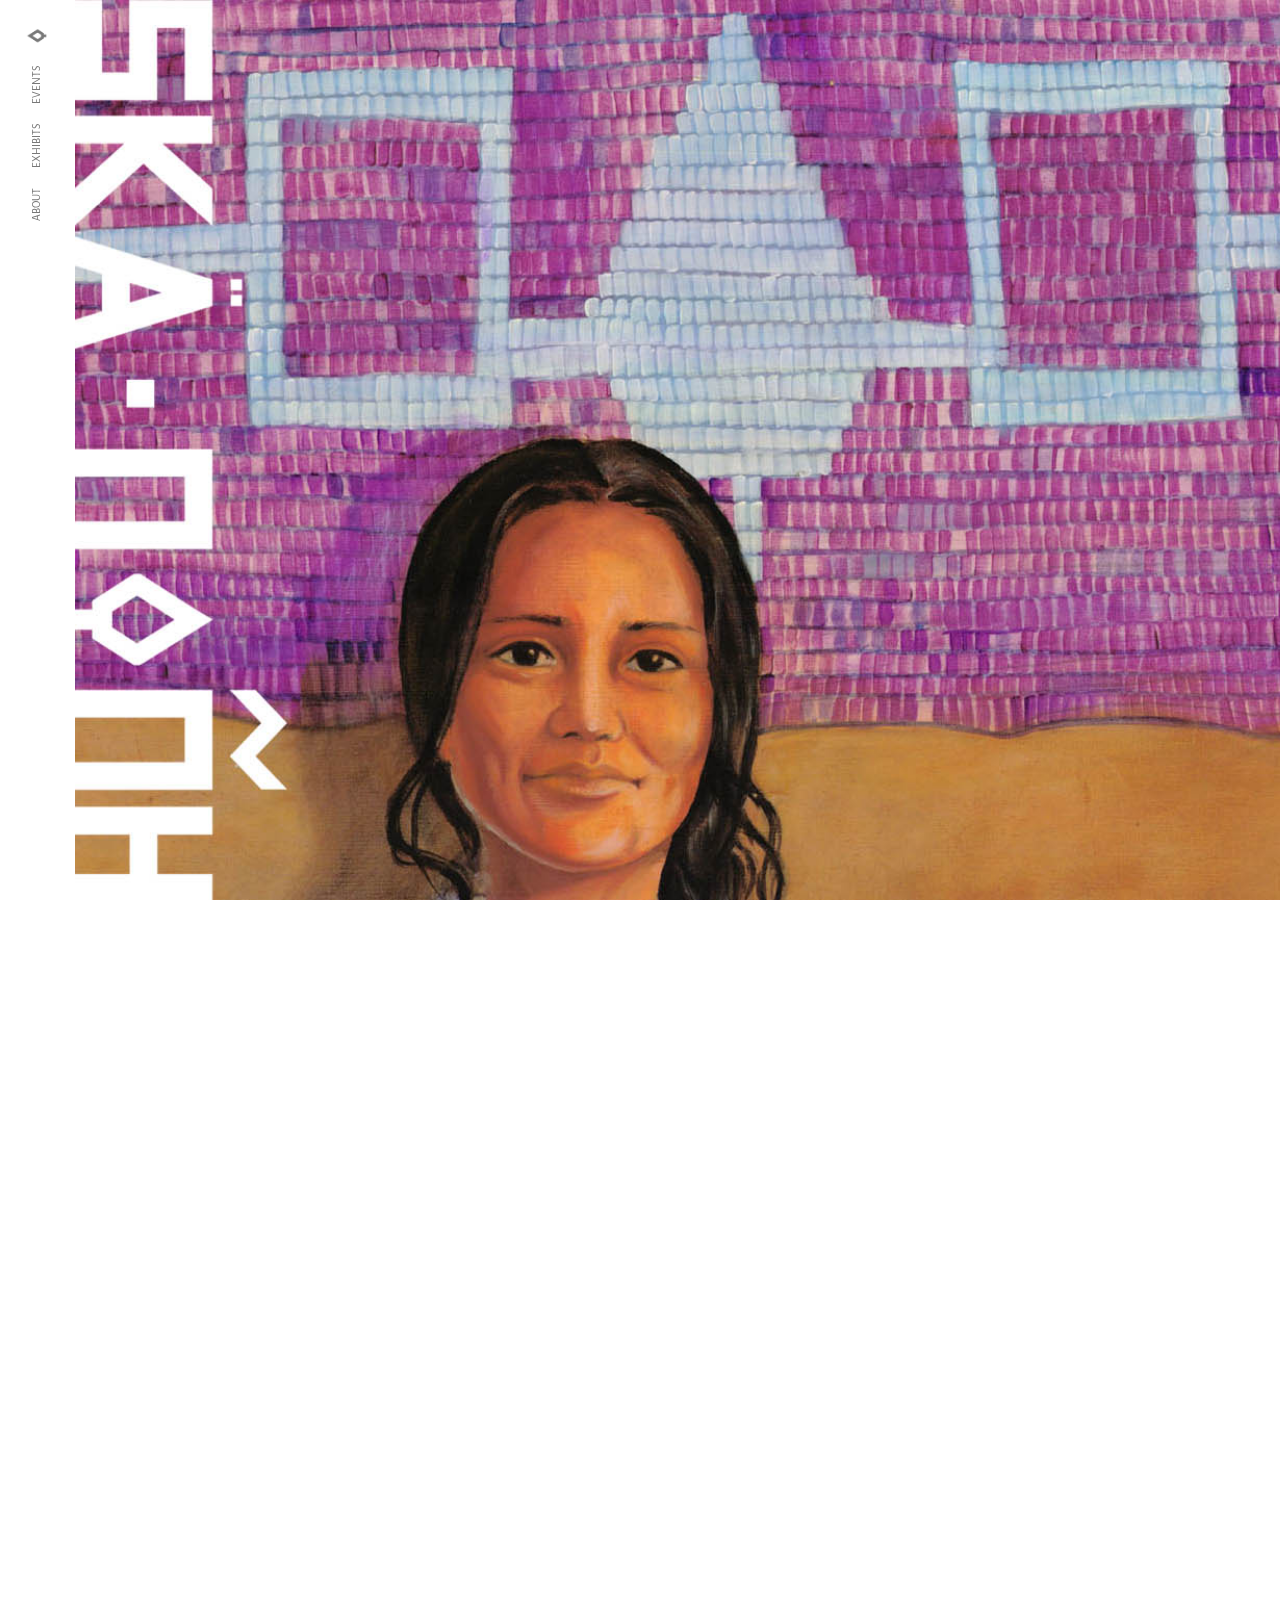
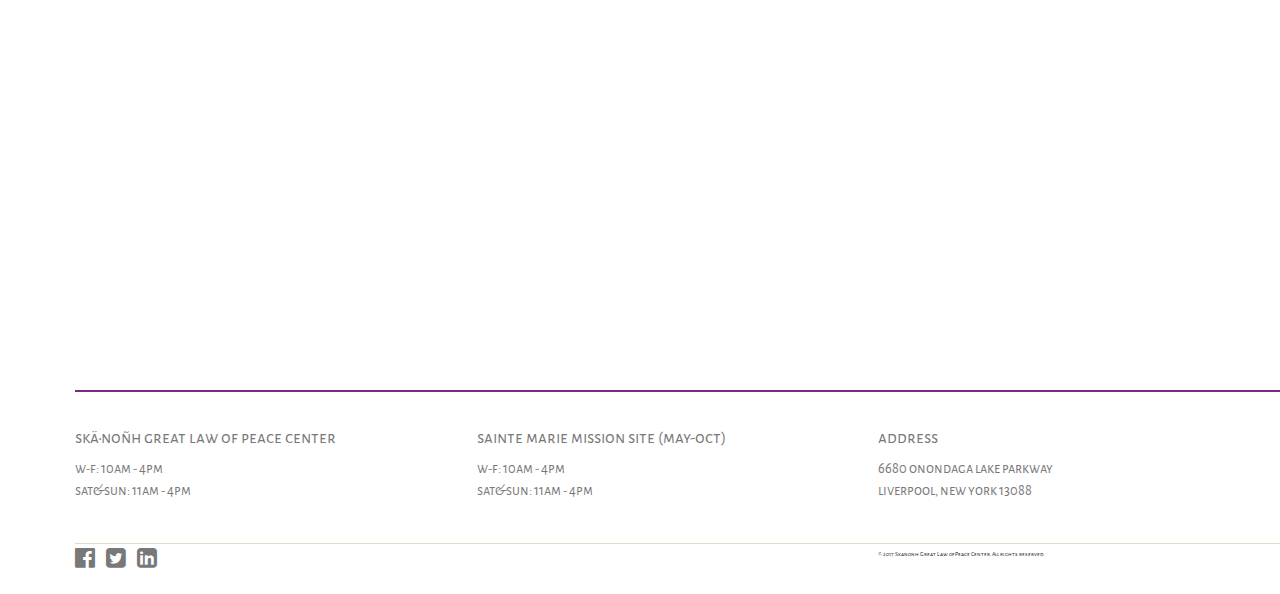
<file: index.html>
<!DOCTYPE html>
<html>
  <head>
  	<meta charset='utf-8'>
    <meta http-equiv="X-UA-Compatible" content="IE=edge,chrome=1">
    <title>Native American Cultural Museum | Skanonh Great Law of Peace Center</title>
    <meta name="description" content="">
    <meta name="viewport" content="width=device-width, initial-scale=1">

    <link href="https://fonts.googleapis.com/css?family=Alegreya+Sans+SC:400,400i,800|Alegreya+Sans:400,400i" rel="stylesheet">

    <link rel="stylesheet" href="css/normalize.css">
    <link rel="stylesheet" href="css/main.css">
    <link rel="stylesheet" href="css/lazyYT.css">
    <link rel="stylesheet" href="js/lazyYT.js">
    
  </head>

  <body>
		<div class="wrapper">
      <header>
        <h1 class="visuallyhidden">Skä•noñh Great Law of Peace Center</h1>
          <nav>
          <h1 class="visuallyhidden">Main Navigation</h1>
            <ul>
              <li><a href='index.html'><img src="img/skanonh-center-logo.png" alt="Skanonh Center Logo"></a></li>
              <li><a href='events.html'>Events</a></li>
              <li><a href='exhibits.html'>Exhibits</a></li>
              <li><a href='about.html'>About</a></li>
            </ul>
          </nav>
      </header>
      
      <main class="main">
        <div class="hero">
        </div>
          
        <section class="plan-your-visit fade">
          <h1 class="visuallyhidden">Plan Your Visit</h1>

          <div>
            <h2>Skä•noñh Great Law of Peace Center</h2>
              <p>W-F: 10AM - 4PM</p>
              <p>SAT&SUN: 11am - 4PM</p>
          </div>

          <div>
            <h2>Sainte Marie Mission Site (May-Oct)</h2>
              <p>W-F: 10AM - 4PM</p>
              <p>SAT&SUN: 11am - 4PM</p>
          </div>

          <div>
              <h2><a href="#">Plan your <span>Visit<i class="fa fa-arrow-circle-o-right" aria-hidden="true"></i></span></a></h2>
          </div>

        </section>
        
        <section class="featured-gallery fade">
          <h1 class="visuallyhidden">Featured Events and Exhibits</h1>
          
          <article class="featured featured-one">
            <a href="/about"><div class="image"></div>
            <div class="text">
              <h1>Clothing and Culture</h1>
              <h2>Exhibit:</h2>
            </div></a>
          </article>

          <article class="featured featured-two">
            <a href="/about"><div class="image"></div>
            <div class="text">
              <h1>Native Art & Life</h1>
              <h2>Exhibit:</h2>
            </div></a>
          </article>

          <article class="featured featured-three">
            <a href="/about"><div class="image"></div>
            <div class="text">
              <h1>Native Lodging Tour</h1>
              <h2>Event:</h2>
            </div></a>
          </article>

        </section>
        
        <section class="what-is-skanonh fade">
          <div>
            <h1>What is Ska•nonh?</h1>
          </div>

            <div class="js-lazyYT" class="skanonh-video" data-youtube-id="6wsS_A7LoVk" data-width="500" data-height="450"></div>

        </section>

      
        <footer>
          <h1 class="visuallyhidden">Footer</h1>

          <div class="hours">
            <h2>Skä•noñh Great Law of Peace Center</h2>
              <p>W-F: 10AM - 4PM</p>
              <p>SAT&SUN: 11am - 4PM</p>
          </div>

          <div class="hours">
          <h2>Sainte Marie Mission Site (May-Oct)</h2>
            <p>W-F: 10AM - 4PM</p>
            <p>SAT&SUN: 11am - 4PM</p>
          </div>

          <div class="hours">
          <h2>Address</h2>
            <p>6680 Onondaga Lake Parkway</p>
            <p>Liverpool, New York 13088</p>
          </div>


          <div class="social">
            <a href="http://facebook.com"><i class="fa fa-facebook-official" aria-hidden="true"></i></a>
            <a href="http://twitter.com"><i class="fa fa-twitter-square" aria-hidden="true"></i></a>
            <a href="http://linkedin.com"><i class="fa fa-linkedin-square" aria-hidden="true"></i></a>
          
          </div>


          <div class="copyright">
          <p>© 2017 Skanonh Great Law of Peace Center. All rights reserved.</p>
          </div>

        </footer>
        </main>
      </div>
    </div>

        <script src="https://ajax.googleapis.com/ajax/libs/jquery/1.10.2/jquery.min.js"></script>
        <script src="js/lazyYT.js"></script>
        <script>
        $( document ).ready(function() {
            $('.js-lazyYT').lazyYT();
        });


    $(window).scroll( function(){
    
       
        $('.fade').each( function(i){
            
            var bottom_of_object = $(this).position().top + $(this).outerHeight();
            var bottom_of_window = $(window).scrollTop() + $(window).height();
            
            /* Adjust the "200" to either have a delay or that the content starts fading a bit before you reach it  */
            bottom_of_window = bottom_of_window + 400;  
          
            if( bottom_of_window > bottom_of_object ){
                
                $(this).animate({'opacity':'1'},2000);
                    
            }
        }); 
    
    });

        </script>

  </body>
</html>
</file>
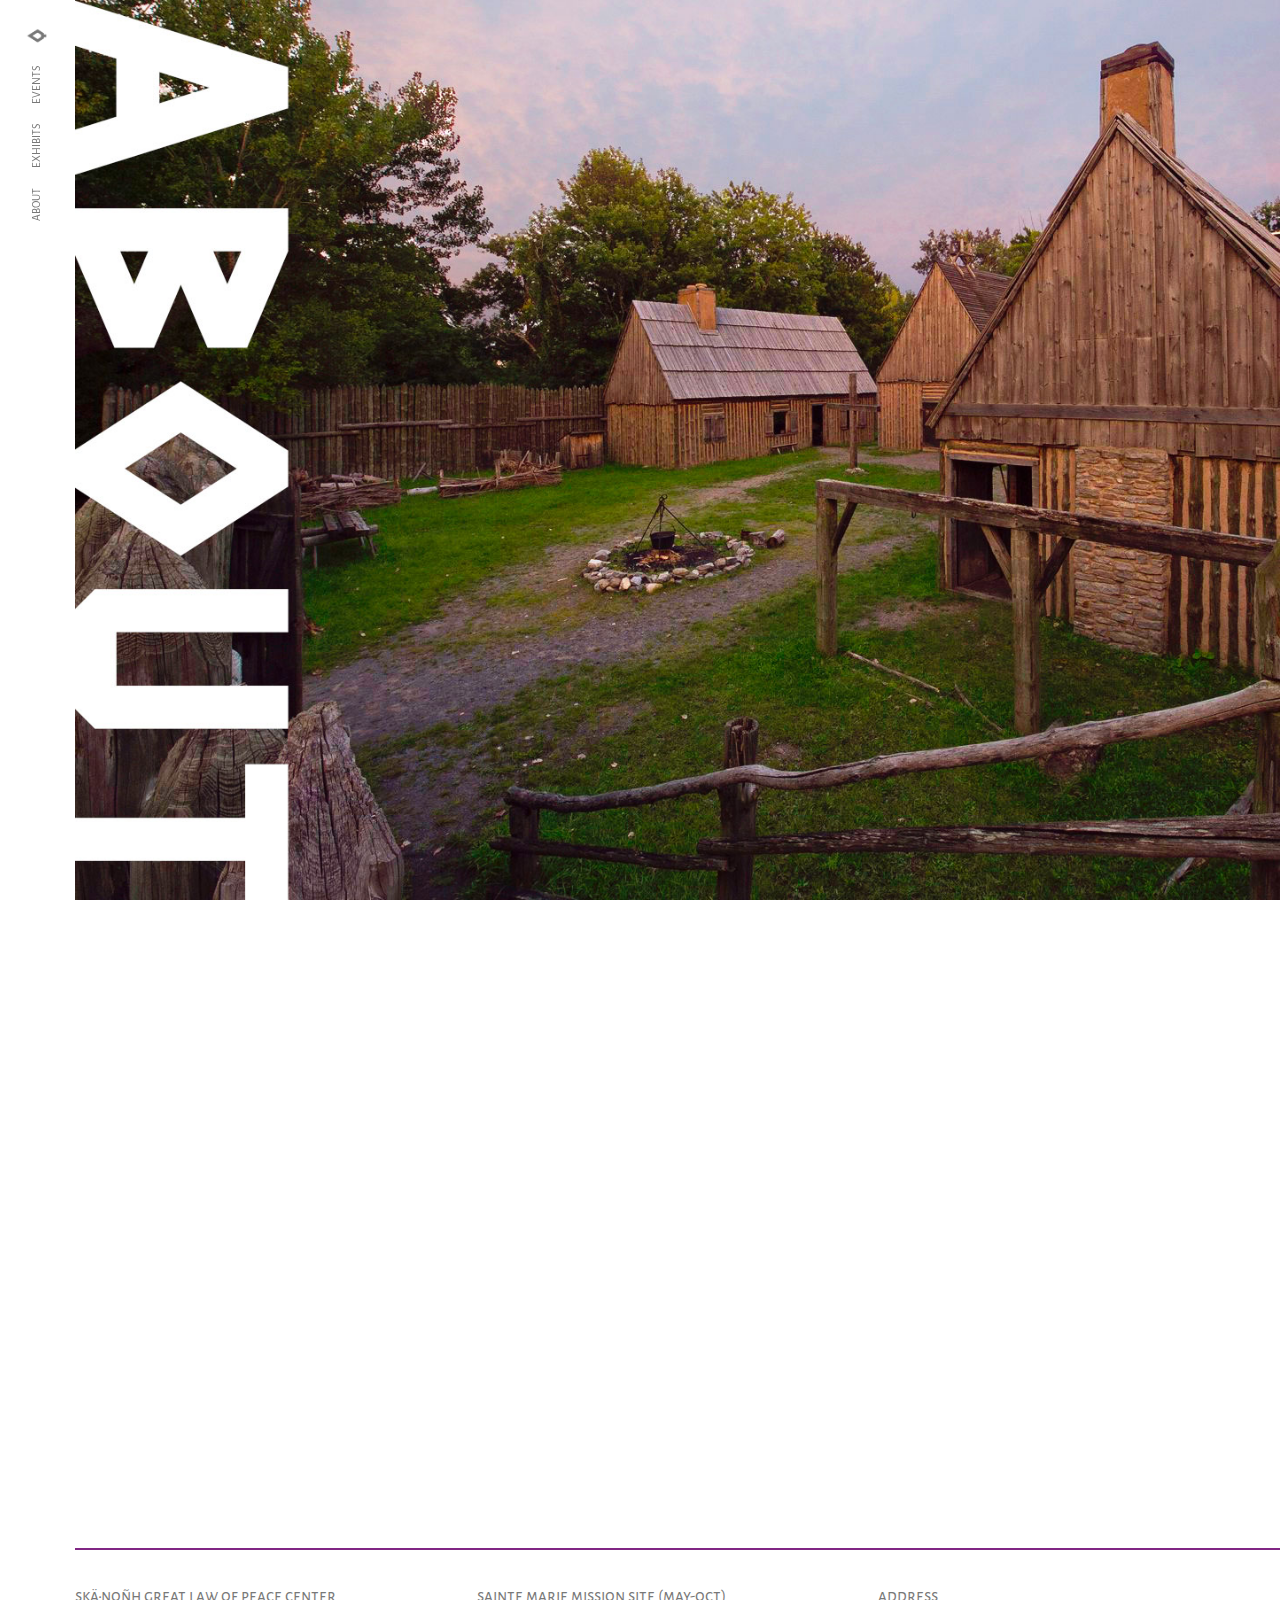
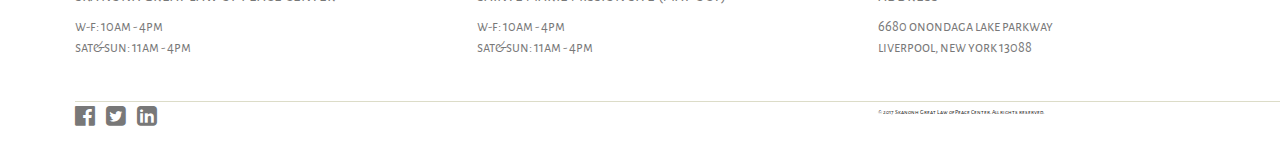
<file: about.html>
<!DOCTYPE html>
<html>
  <head>
  	<meta charset='utf-8'>
    <meta http-equiv="X-UA-Compatible" content="IE=edge,chrome=1">
    <title>Native American Cultural Museum | About | Skanonh Great Law of Peace Center</title>
    <meta name="description" content="">
    <meta name="viewport" content="width=device-width, initial-scale=1">

    <link href="https://fonts.googleapis.com/css?family=Alegreya+Sans+SC:400,400i,800|Alegreya+Sans:300,400,400i" rel="stylesheet">

    <link rel="stylesheet" href="css/normalize.css">
    <link rel="stylesheet" href="css/main.css">
    <link rel="stylesheet" href="css/lazyYT.css">
    <link rel="stylesheet" href="js/lazyYT.js">
    
  </head>

  <body>
		<div class="wrapper">
      <header>
        <h1 class="visuallyhidden">About the Skä•noñh Great Law of Peace Center</h1>
          <nav>
          <h1 class="visuallyhidden">Main Navigation</h1>
            <ul>
              <li><a href='index.html'><img src="img/skanonh-center-logo.png" alt="Skanonh Center Logo"></a></li>
              <li><a href='events.html'>Events</a></li>
              <li><a href='exhibits.html'>Exhibits</a></li>
              <li><a href='about.html'>About</a></li>
            </ul>
          </nav>
      </header>
      
      <main class="main">
        <div class="hero-about">
        </div>
        
          <section class="about-skanonh fade">
            <h1 class="visuallyhidden">About the Skanonh Center</h1>

            <div>
              <h2><span><i class="fa fa-quote-left" aria-hidden="true"></i></span>Peace<span>and</span><span>Wellness</span></h2>
            </div>

            <div>
                <p>Skä•noñh, is an Onondaga welcoming greeting meaning “Peace and Wellness.”</p>
                <p>The Skä•noñh – Great Law of Peace Center is a Haudenosaunee (Iroquois) Heritage Center focused on telling the story of the native peoples of central New York. The history is told through the lens of the Onondaga Nation and covers topics such as Creation, European Contact, The Great Law of Peace, and more. The Onondagas, or People of the Hills, are the keepers of the Central Fire and are the spiritual and political center of the Haudenosaune.</p>
            </div>

          </section>
          
          <section class="about-gallery fade">

            <h1 class="visuallyhidden">Skanonh Center Gallery</h1>
            
            <div class="about about-one">
              <div class="image"></div>
            </div>

            <div class="about about-two">
              <div class="image"></div>
            </div>

            <div class="about about-three">
              <div class="image"></div>
            </div>

          </section>
      
        <footer>
          <h1 class="visuallyhidden">Footer</h1>

          <div class="hours">
            <h2>Skä•noñh Great Law of Peace Center</h2>
              <p>W-F: 10AM - 4PM</p>
              <p>SAT&SUN: 11am - 4PM</p>
          </div>

          <div class="hours">
          <h2>Sainte Marie Mission Site (May-Oct)</h2>
            <p>W-F: 10AM - 4PM</p>
            <p>SAT&SUN: 11am - 4PM</p>
          </div>

          <div class="hours">
          <h2>Address</h2>
            <p>6680 Onondaga Lake Parkway</p>
            <p>Liverpool, New York 13088</p>
          </div>


          <div class="social">
            <a href="http://facebook.com"><i class="fa fa-facebook-official" aria-hidden="true"></i></a>
            <a href="http://twitter.com"><i class="fa fa-twitter-square" aria-hidden="true"></i></a>
            <a href="http://linkedin.com"><i class="fa fa-linkedin-square" aria-hidden="true"></i></a>
          
          </div>


          <div class="copyright">
          <p>© 2017 Skanonh Great Law of Peace Center. All rights reserved.</p>
          </div>

        </footer>
        </main>
      </div>
    </div>

        <script src="https://ajax.googleapis.com/ajax/libs/jquery/1.10.2/jquery.min.js"></script>
        <script src="js/lazyYT.js"></script>
        <script>
        $( document ).ready(function() {
            $('.js-lazyYT').lazyYT();
        });


    $(window).scroll( function(){
    
       
        $('.fade').each( function(i){
            
            var bottom_of_object = $(this).position().top + $(this).outerHeight();
            var bottom_of_window = $(window).scrollTop() + $(window).height();
            
            /* Adjust the "200" to either have a delay or that the content starts fading a bit before you reach it  */
            bottom_of_window = bottom_of_window + 400;  
          
            if( bottom_of_window > bottom_of_object ){
                
                $(this).animate({'opacity':'1'},2000);
                    
            }
        }); 
    
    });

        </script>

  </body>
</html>
</file>
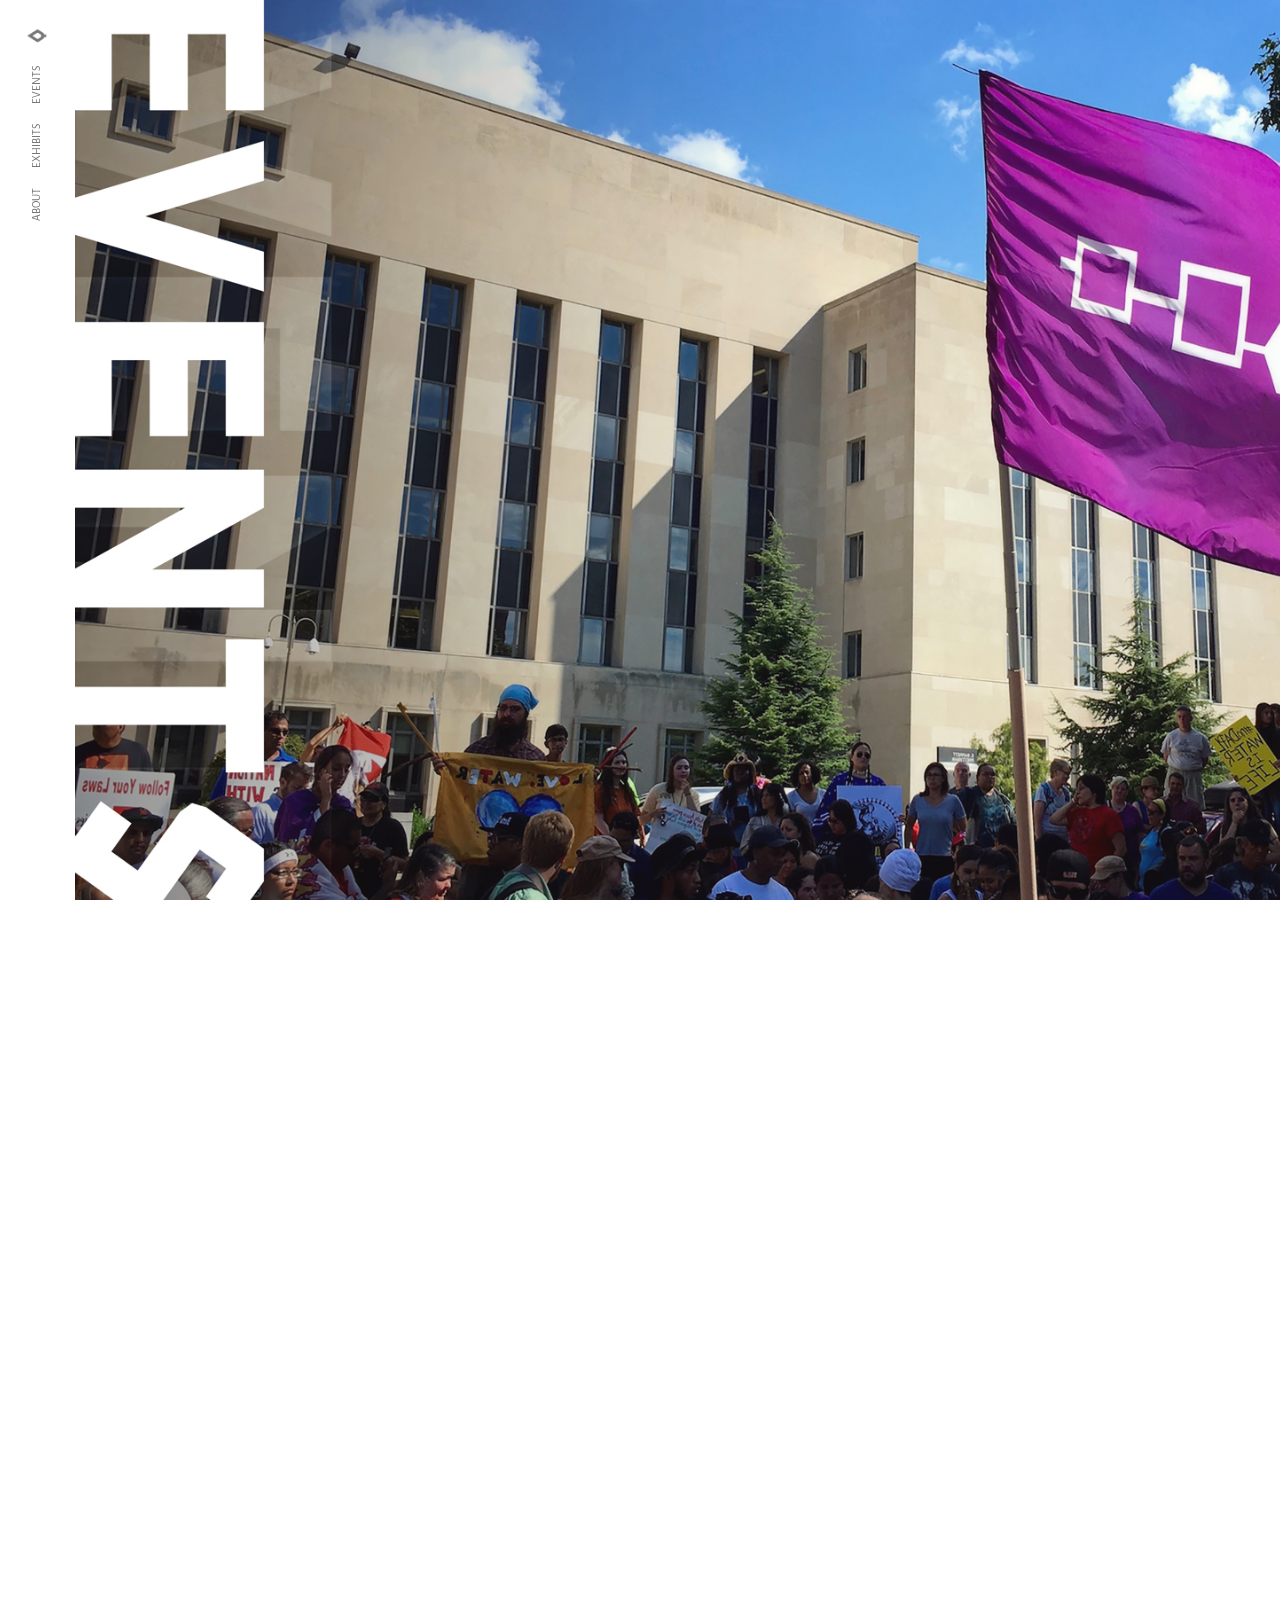
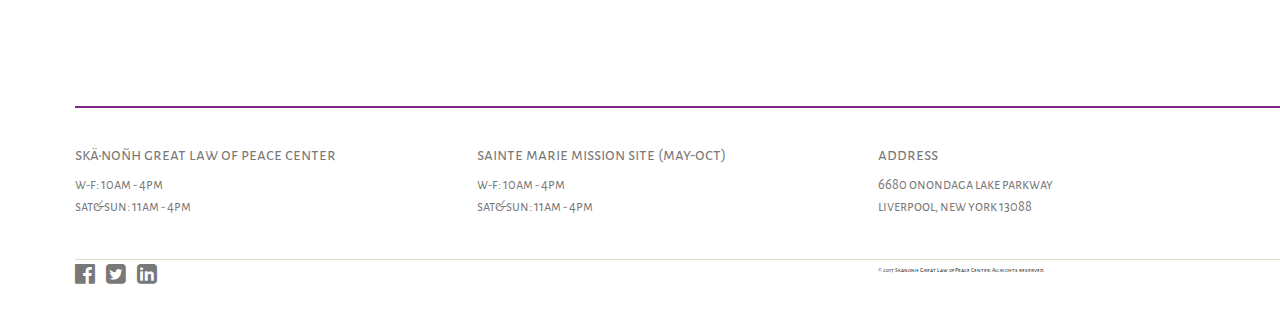
<file: events.html>
<!DOCTYPE html>
<html>
  <head>
  	<meta charset='utf-8'>
    <meta http-equiv="X-UA-Compatible" content="IE=edge,chrome=1">
    <title>Native American Cultural Museum | Events | Skanonh Great Law of Peace Center</title>
    <meta name="description" content="">
    <meta name="viewport" content="width=device-width, initial-scale=1">

    <link href="https://fonts.googleapis.com/css?family=Alegreya+Sans+SC:400,400i,800|Alegreya+Sans:300,400,400i" rel="stylesheet">

    <link rel="stylesheet" href="css/normalize.css">
    <link rel="stylesheet" href="css/main.css">
    <link rel="stylesheet" href="css/lazyYT.css">
    <link rel="stylesheet" href="js/lazyYT.js">
    
  </head>

  <body>
		<div class="wrapper">
      <header>
        <h1 class="visuallyhidden">Events at the Skä•noñh Great Law of Peace Center</h1>
          <nav>
          <h1 class="visuallyhidden">Main Navigation</h1>
            <ul>
              <li><a href='index.html'><img src="img/skanonh-center-logo.png" alt="Skanonh Center Logo"></a></li>
              <li><a href='events.html'>Events</a></li>
              <li><a href='exhibits.html'>Exhibits</a></li>
              <li><a href='about.html'>About</a></li>
            </ul>
          </nav>
      </header>
      
      <main class="main">
        <div class="hero-events">
        </div>
        
          <section class="skanonh-events">
            <h1 class="visuallyhidden">Events</h1>

            <section class="event event-one fade">
            <h1 class="visuallyhidden">Event One</h1>
              <div>
              </div>

              <article>
                  <h1>Environmentalist and Political Activist Winona LaDuke to Speak at Skanonh</h1>
                  <p>The Democratizing Knowledge (DK) Project in the College of Arts and Sciences is presenting “An Evening with Winona LaDuke” on Wednesday, March 29, at 5 p.m. in Shemin Auditorium. A leading environmentalist and political activist, LaDuke is revered for her work with food sovereignty, renewable energy, sustainable development and indigenous paradigms.</p>

                  <p>The program is free and open to the public. For more information, contact Hayley Cavino G’09, the DK Project’s program coordinator, at 315.443.8750 or hcavino@syr.edu.</p>
                  <p><a href="#">Learn More<i class="fa fa-arrow-circle-o-right" aria-hidden="true"></i></a></p>
              </article>
            </section>


            <section class="event event-two fade">
            <h1 class="visuallyhidden">Event Two</h1>
            <div>
            </div>

            <article>
                <h1>Book Talk and Signing: An Oneida Indian in Foreign Waters</h1>
                <p>On April 5th, 2017 at 6:00 pm, the Onondaga Historical Association, in cooperation with Syracuse University Press, will host a book talk and signing book with author Laurence Hauptman on his book, An Oneida Indian in Foreign Waters: The Life of Chief Chapman Scanandoah, 1870-1953.
                <p>The event will take place at the Skä•noñh-Great Law of Peace Center on Onondaga Lake Parkway in Liverpool, New York.</p>
                <p><a href="#">RSVP<i class="fa fa-arrow-circle-o-right" aria-hidden="true"></i></a></p>
            </article>

          </section>

          <section class="event event-three fade">
            <h1 class="visuallyhidden">Event Three</h1>
            <div>
            </div>

            <article>
                <h1>Workshop: Lacrosse Stick Maker Alf Jacques</h1>
                <p>As a boy, like his father, Alf fell in love with lacrosse. A day came when Alf needed a new stick, and buying one demanded more money than he had. Father and son chose to carve one themselves. They felled a hickory tree. They learned by trial and error.Alf makes about 180 a year. The process now demands Alf's full attention -- he retired after spending 24 years as a machinist -- but long years on a plant floor, combined with decades of pounding on a lacrosse field, have worn upon his body.</p>
                <p>The event will take place at the Skä•noñh-Great Law of Peace Center on Onondaga Lake Parkway in Liverpool, New York.</p>
                <p><a href="#">Sign Up<i class="fa fa-arrow-circle-o-right" aria-hidden="true"></i></a></p>
            </article>
          </section>

        </section>
          
      
        <footer>
          <h1 class="visuallyhidden">Footer</h1>

          <div class="hours">
            <h2>Skä•noñh Great Law of Peace Center</h2>
              <p>W-F: 10AM - 4PM</p>
              <p>SAT&SUN: 11am - 4PM</p>
          </div>

          <div class="hours">
          <h2>Sainte Marie Mission Site (May-Oct)</h2>
            <p>W-F: 10AM - 4PM</p>
            <p>SAT&SUN: 11am - 4PM</p>
          </div>

          <div class="hours">
          <h2>Address</h2>
            <p>6680 Onondaga Lake Parkway</p>
            <p>Liverpool, New York 13088</p>
          </div>


          <div class="social">
            <a href="http://facebook.com"><i class="fa fa-facebook-official" aria-hidden="true"></i></a>
            <a href="http://twitter.com"><i class="fa fa-twitter-square" aria-hidden="true"></i></a>
            <a href="http://linkedin.com"><i class="fa fa-linkedin-square" aria-hidden="true"></i></a>
          
          </div>


          <div class="copyright">
          <p>© 2017 Skanonh Great Law of Peace Center. All rights reserved.</p>
          </div>

        </footer>
        </main>
      </div>
    </div>

        <script src="https://ajax.googleapis.com/ajax/libs/jquery/1.10.2/jquery.min.js"></script>
        <script src="js/lazyYT.js"></script>
        <script>
        $( document ).ready(function() {
            $('.js-lazyYT').lazyYT();
        });


    $(window).scroll( function(){
    
       
        $('.fade').each( function(i){
            
            var bottom_of_object = $(this).position().top + $(this).outerHeight();
            var bottom_of_window = $(window).scrollTop() + $(window).height();
            
            /* Adjust the "200" to either have a delay or that the content starts fading a bit before you reach it  */
            bottom_of_window = bottom_of_window + 400;  
          
            if( bottom_of_window > bottom_of_object ){
                
                $(this).animate({'opacity':'1'},2000);
                    
            }
        }); 
    
    });

        </script>

  </body>
</html>
</file>
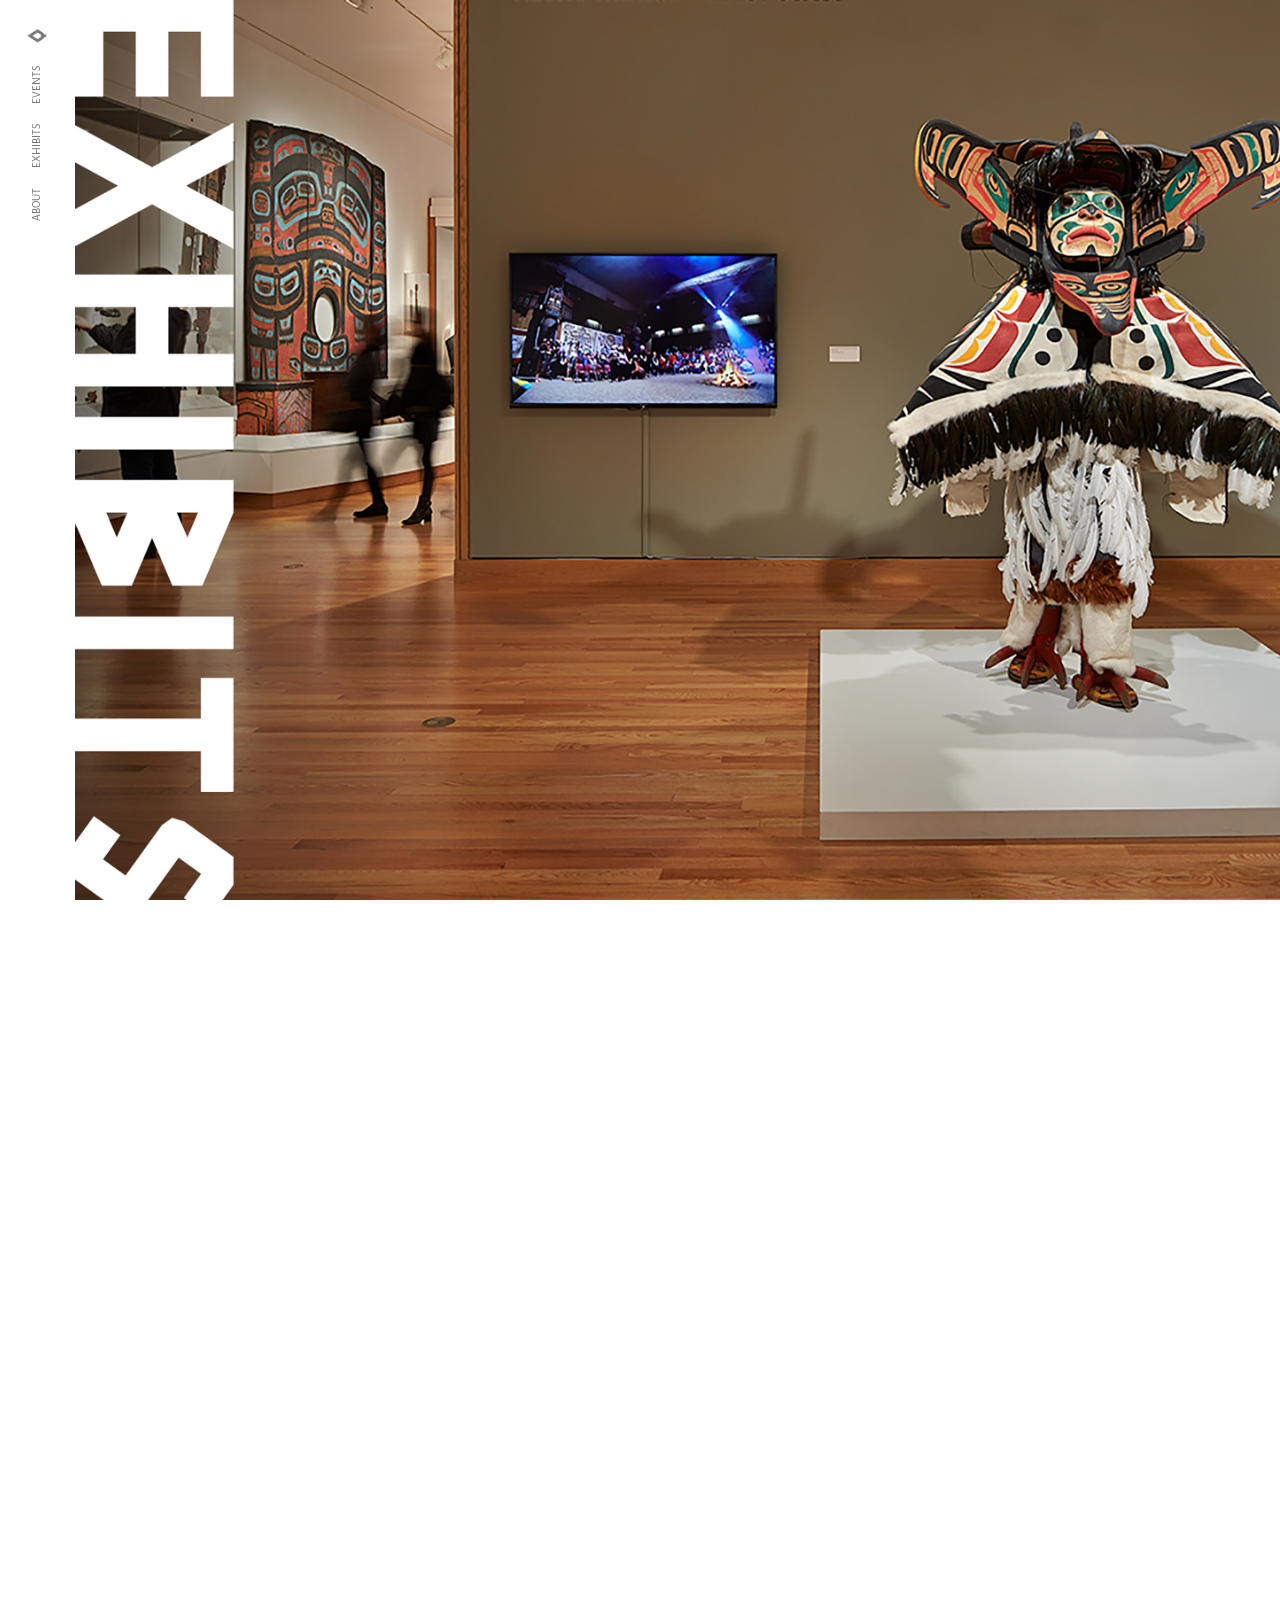
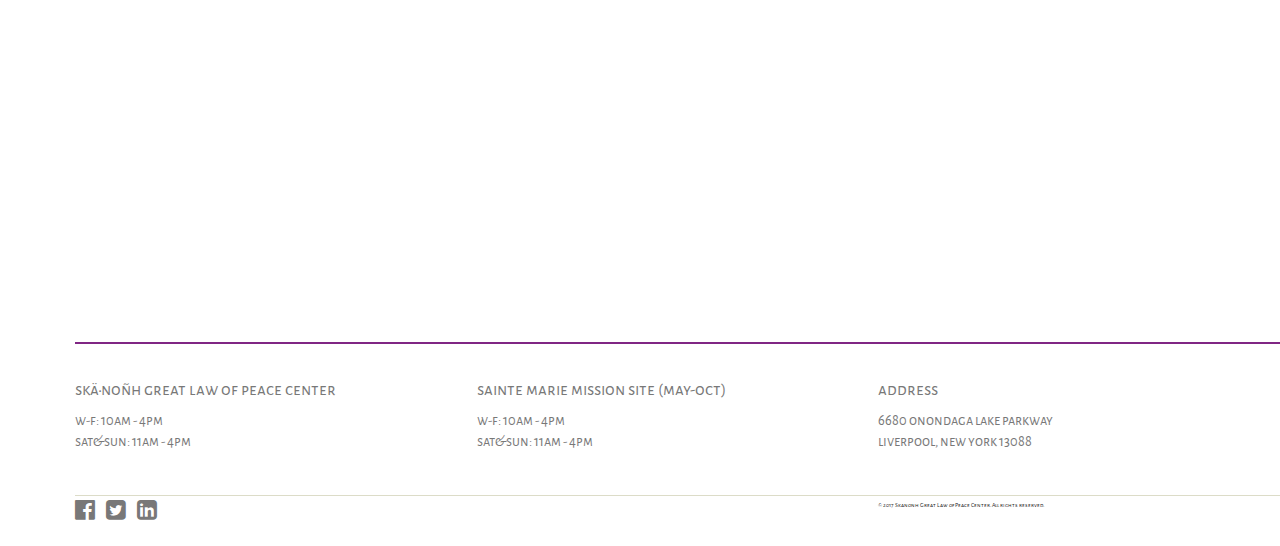
<file: exhibits.html>
<!DOCTYPE html>
<html>
  <head>
  	<meta charset='utf-8'>
    <meta http-equiv="X-UA-Compatible" content="IE=edge,chrome=1">
    <title>Native American Cultural Museum | Exhibits | Skanonh Great Law of Peace Center</title>
    <meta name="description" content="">
    <meta name="viewport" content="width=device-width, initial-scale=1">

    <link href="https://fonts.googleapis.com/css?family=Alegreya+Sans+SC:400,400i,800|Alegreya+Sans:400,400i" rel="stylesheet">

    <link rel="stylesheet" href="css/normalize.css">
    <link rel="stylesheet" href="css/main.css">
    <link rel="stylesheet" href="css/lazyYT.css">
    <link rel="stylesheet" href="js/lazyYT.js">
    
  </head>

  <body>
		<div class="wrapper">
      <header>
        <h1 class="visuallyhidden">Exhibits at the Skä•noñh Great Law of Peace Center</h1>
          <nav>
          <h1 class="visuallyhidden">Main Navigation</h1>
            <ul>
              <li><a href='index.html'><img src="img/skanonh-center-logo.png" alt="Skanonh Center Logo"></a></li>
              <li><a href='events.html'>Events</a></li>
              <li><a href='exhibits.html'>Exhibits</a></li>
              <li><a href='about.html'>About</a></li>
            </ul>
          </nav>
      </header>
      
      <main class="main">
        <div class="hero-exhibit">
        </div>
        
        <section class="exhibit-gallery">
          <h1 class="visuallyhidden">Exhibits</h1>
          
          <article class="exhibit exhibit-one fade">
            <h2>Current Exhibits</h2>
          </article>

          <article class="exhibit exhibit-two fade">
            <a href="/about"><div class="image"></div>
            <div class="text">
              <h1>Haudenosaunee Life Through Acrylic</h1>
            </div></a>
          </article>

          <article class="exhibit exhibit-three fade">
            <a href="/about"><div class="image"></div>
            <div class="text">
              <h1>Clothing and Culture</h1>
            </div></a>
          </article>

          <article class="exhibit exhibit-four fade">
            <a href="/about"><div class="image"></div>
            <div class="text">
              <h1>Beverly Doxtator: The Mask</h1>
            </div></a>
          </article>

          <article class="exhibit exhibit-five fade">
            <a href="/about"><div class="image"></div>
            <div class="text">
              <h1>American Advertising and the Iroquois</h1>
            </div></a>
          </article>

          <article class="exhibit exhibit-six fade">
            <a href="/about"><div class="image"></div>
            <div class="text">
              <h1>Artwork of the 18th Century</h1>
            </div></a>
          </article>

        </section>

      
        <section class="plan-your-visit-exhibit fade">
          <h1 class="visuallyhidden">Plan Your Visit</h1>

          <div>
            <h2><a href="#">Plan your <span>Visit<i class="fa fa-arrow-circle-o-right" aria-hidden="true"></i></span></a></h2>
          </div>

          <div>
              <h2>See something interesting?</h2>
          </div>

        </section>


        <footer>
          <h1 class="visuallyhidden">Footer</h1>

          <div class="hours">
            <h2>Skä•noñh Great Law of Peace Center</h2>
              <p>W-F: 10AM - 4PM</p>
              <p>SAT&SUN: 11am - 4PM</p>
          </div>

          <div class="hours">
          <h2>Sainte Marie Mission Site (May-Oct)</h2>
            <p>W-F: 10AM - 4PM</p>
            <p>SAT&SUN: 11am - 4PM</p>
          </div>

          <div class="hours">
          <h2>Address</h2>
            <p>6680 Onondaga Lake Parkway</p>
            <p>Liverpool, New York 13088</p>
          </div>


          <div class="social">
            <a href="http://facebook.com"><i class="fa fa-facebook-official" aria-hidden="true"></i></a>
            <a href="http://twitter.com"><i class="fa fa-twitter-square" aria-hidden="true"></i></a>
            <a href="http://linkedin.com"><i class="fa fa-linkedin-square" aria-hidden="true"></i></a>
          
          </div>


          <div class="copyright">
          <p>© 2017 Skanonh Great Law of Peace Center. All rights reserved.</p>
          </div>

        </footer>
        </main>
      </div>
    </div>

        <script src="https://ajax.googleapis.com/ajax/libs/jquery/1.10.2/jquery.min.js"></script>
        <script src="js/lazyYT.js"></script>
        <script>
        $( document ).ready(function() {
            $('.js-lazyYT').lazyYT();
        });


    $(window).scroll( function(){
    
       
        $('.fade').each( function(i){
            
            var bottom_of_object = $(this).position().top + $(this).outerHeight();
            var bottom_of_window = $(window).scrollTop() + $(window).height();
            
            /* Adjust the "200" to either have a delay or that the content starts fading a bit before you reach it  */
            bottom_of_window = bottom_of_window + 400;  
          
            if( bottom_of_window > bottom_of_object ){
                
                $(this).animate({'opacity':'1'},2000);
                    
            }
        }); 
    
    }); 

        </script>

  </body>
</html>
</file>
<file: css/lazyYT.css>
/*!
* lazyYT (lazy load YouTube videos)
* v1.0.1 - 2014-12-30
* (CC) This work is licensed under a Creative Commons Attribution-ShareAlike 4.0 International License.
* http://creativecommons.org/licenses/by-sa/4.0/
* Contributors: https://github.com/tylerpearson/lazyYT/graphs/contributors || https://github.com/daugilas/lazyYT/graphs/contributors
*/

.lazyYT-container {
  direction:ltr;
  position: relative;
  display: block;
  height: 0;
  padding: 0 0 56.25% 0;
  overflow: hidden;
  background-color: #000000;
}

.lazyYT-container iframe {
  position: absolute;
  top: 0;
  bottom: 0;
  left: 0;
  width: 100%;
  height: 100%;
  border: 0;
}

/*
 * Video Title (YouTube style)
 */


.lazyYT-container .html5-title {
  padding-right: 6px;
  padding-left: 12px;
}

.lazyYT-container .html5-title-text-wrapper {
  overflow: hidden;
  -o-text-overflow: ellipsis;
     text-overflow: ellipsis;
  word-wrap: normal;
  white-space: nowrap;
}

.lazyYT-container .html5-title-text {
  width: 100%;
  font-size: 13px;
  line-height: 30px;
  color: #ccc;
  text-decoration: none;
}

.lazyYT-container .html5-title-text:hover {
  color: #fff;
  text-decoration: underline;
}

/*
 * Thumbnail
 */

.ytp-thumbnail {
  padding-bottom: inherit;
  cursor: pointer;
  background-position: 50% 50%;
  background-repeat: no-repeat;
  -webkit-background-size: cover;
     -moz-background-size: cover;
       -o-background-size: cover;
          background-size: cover;
}

/*
 * Play button (YouTube style)
 */

.ytp-large-play-button {
  position: absolute;
  top: 50% !important;
  left: 50% !important;
  width: 86px !important;
  height: 60px !important;
  padding: 0 !important;
  margin: -29px 0 0 -42px !important;
  font-size: normal !important;
  font-weight: normal !important;
  line-height: 1 !important;
  opacity: .9;
}

.ytp-large-play-button-svg {
  background-color:black;
  opacity: 1;
  fill: #1f1f1f;
}

.lazyYT-image-loaded:hover .ytp-large-play-button-svg,
.ytp-large-play-button:focus .ytp-large-play-button-svg {
  opacity: 1;
  fill: #cc181e;
}
</file>
<file: css/main.css>
@import url(https://cdnjs.cloudflare.com/ajax/libs/font-awesome/4.4.0/css/font-awesome.min.css);

/*! HTML5 Boilerplate v5.3.0 | MIT License | https://html5boilerplate.com/ */

/*
 * What follows is the result of much research on cross-browser styling.
 * Credit left inline and big thanks to Nicolas Gallagher, Jonathan Neal,
 * Kroc Camen, and the H5BP dev community and team.
 */

/* ==========================================================================
   Base styles: opinionated defaults
   ========================================================================== */

html {
    color: #222;
    font-size: 1em;
    line-height: 1.4;
}

@font-face {
    font-family: NoCurves;
    src: url(../fonts/no-curves-boustrophedon.ttf) format('truetype');
}

/*
 * Remove text-shadow in selection highlight:
 * https://twitter.com/miketaylr/status/12228805301
 *
 * These selection rule sets have to be separate.
 * Customize the background color to match your design.
 */

::-moz-selection {
    background: #b3d4fc;
    text-shadow: none;
}

::selection {
    background: #b3d4fc;
    text-shadow: none;
}

/*
 * A better looking default horizontal rule
 */

hr {
    display: block;
    height: 1px;
    border: 0;
    margin: 1em 0;
    padding: 0;
}

/*
 * Remove the gap between audio, canvas, iframes,
 * images, videos and the bottom of their containers:
 * https://github.com/h5bp/html5-boilerplate/issues/440
 */

audio,
canvas,
iframe,
img,
svg,
video {
    vertical-align: middle;
}

/*
 * Remove default fieldset styles.
 */

fieldset {
    border: 0;
    margin: 0;
    padding: 0;
}

/*
 * Allow only vertical resizing of textareas.
 */

textarea {
    resize: vertical;
}

/* ==========================================================================
   Browser Upgrade Prompt
   ========================================================================== */

.browserupgrade {
    margin: 0.2em 0;
    background: #ccc;
    color: #000;
    padding: 0.2em 0;
}

/* ==========================================================================
   Author's custom styles
   ========================================================================== */

html, body {background-color:white; height:100%; padding:0; margin:0; font-family: 'Alegreya Sans SC', Helvetica, sans-serif; font-weight:400; font-size:60%;}
a {text-decoration: none;}
span {display:block;}
.fade {opacity:0;}

.wrapper { height:100%; display:flex; flex-direction:row;}
header {display:flex; opacity:1; justify-content:center; height:100%; background-color:white; flex:1; z-index:1000;}
nav {display:flex; flex-flow: column nowrap; align-items:flex-start; position:fixed;}
.main {flex:16;}

ul {text-decoration:none; padding:10px;}
li {list-style-type:none; writing-mode: vertical-lr; transform: rotate(180deg); transform-origin: center center; font-size:2em; padding:10px; color:#787878; text-transform:uppercase;}
li>a {color:#787878;}
li>a:visited {color:#787878}
li>a:hover {color:#7a999e}
li>a:active {color:#7a999e}
nav img {width:15px; transform: rotate(90deg);}

.hero {padding:0; min-height:100vh; display:flex; flex-direction:column; justify-content:center; align-items:center; background:url(../img/skanonh-center-belt-hero-effect.jpg); background-size:cover; color:#fff; text-align:center;}

.plan-your-visit {display:flex;}
.plan-your-visit div {flex:1; display:flex; flex-direction:column; justify-content:center; min-height:170px;}
.plan-your-visit div:nth-child(-n+3) h2{font-weight:normal; color: #7a999e; font-size:4em; line-height:1em; font-weight:normal; text-transform:lowercase;}
.plan-your-visit div p{font-size:3em; line-height:0; color:#787878; text-transform:lowercase;}
.plan-your-visit div:last-of-type {width:100%; background-color:#802684;}
.plan-your-visit div:last-of-type a {font-family: NoCurves; color:white; font-size:4em; font-weight:normal; text-transform:uppercase; padding-left:50px;}
.plan-your-visit div:last-of-type h2 {display:flex;}
.plan-your-visit div h2 span {justify-content:center;}
.plan-your-visit i {margin-left:10px; -webkit-text-stroke: 2.5px #802684;}
.plan-your-visit div:last-of-type a:hover {color:#b562b7;}

.featured-one .image { background:url(../img/skanonh-clothes-exhibit.jpg); background-size:cover; background-repeat: no-repeat; }
.featured-two .image { background:url(../img/skanonh-native-art-exhibit.jpg); background-size:cover; background-repeat: no-repeat; }
.featured-three .image { background:url(../img/skanonh-lodging-exhibit.jpg); background-size:cover; background-repeat: no-repeat; }

.featured-gallery {position: relative; display: flex;}
.featured-gallery article {height:400px; flex:1;}
.featured { position:relative; overflow:hidden; display:flex;}
.featured .image { transition:.25s; position:absolute; left:0; top:0; width:100%; height:100%; }
.featured .text { display:flex; transition:.25s; opacity:0;  position:absolute; left:0; top:0; width:100%; height:100%; color:#7a999e; background-color:white; display:flex; flex-direction:column; justify-content:center; font-size: .8em; line-height: .1em; text-transform:lowercase; justify-content: flex-end;}
.featured:hover .image  { transform:scale(1.03); }
.featured:hover .text { opacity:.9;}
.featured .text h1 {order:2; font-weight:normal; font-size:4.2em; padding-left: 25px; padding-bottom:25px;}
.featured .text h2 {order:1; font-size:3.8em; padding-left: 25px;}

.what-is-skanonh {display:flex;}
.what-is-skanonh>div:first-of-type {flex:1; background-color:#802684; display:flex; align-items:flex-end;}
.what-is-skanonh div:last-of-type {flex:2;}
.what-is-skanonh h1 {justify-content: flex-end; padding-left:30px; font-family: NoCurves; color: white; font-size: 7em; font-weight: normal; text-transform: uppercase;}
.what-is-skanonh h2 {margin-top:50px;}

footer {display:flex; flex-wrap:wrap; border-top: 2px solid #802684; margin-top:70px;}
footer .hours {flex:33.33%; margin-top:20px;}
footer .hours h2 {color: #787878; font-size: 3em; font-weight: normal; text-transform: lowercase;}
footer .hours p{color:#787878; font-size:2.5em; line-height:.5em; font-weight: normal; text-transform: lowercase; }
footer .social {flex:2; height: 50px; width: 100%; margin-top:35px; border-top: .01px solid #dcdcc8}
footer .copyright {flex: 1; height: 50px; width: 100%; margin-top: 35px; border-top: .01px solid #dcdcc8; font-weight:1.7em;}
footer a {font-size:4em; padding-right:10px; color:#787878;}
footer a:hover {color:#7a999e;}


/* ABOUT */
.hero-about {padding:0; min-height:100vh; display:flex; flex-direction:column; justify-content:center; align-items:flex-start; background:url(../img/saint-marie-mission-view.jpg); background-size:cover; color:#fff; text-align:center;}

.about-skanonh {display:flex; flex-direction:row;}
.about-skanonh div:first-of-type {flex:1; font-size: 5em; font-family:'NoCurves'; text-transform:uppercase; color:#802684; }
.about-skanonh div:first-of-type h2 {margin-bottom:0;}
.about-skanonh div:last-of-type {flex:2; display:flex; display: flex; justify-content: center; flex-direction: column; background-color:#802684; color:white; font-size:3em; font-family:'Alegreya Sans'; font-weight:300; line-height:1.7em;}
.about-skanonh div:last-of-type p {padding:20px;}
.about-skanonh div:last-of-type p:last-of-type {margin-top:-30px;}

.about-gallery {display:flex; flex-direction:row;}
.about-gallery div {height:300px; flex:1;;}
.about-gallery .image {height:100%; width:100%;}
.about-one .image { background:url(../img/skanonh-sign-outdoors.jpg); background-size:cover; background-repeat: no-repeat; }
.about-two .image { background:url(../img/skanonh-canoe.jpg); background-size:cover; background-repeat: no-repeat; }
.about-three .image { background:url(../img/skanonh-mission-saint-marie.jpg); background-size:cover; background-repeat: no-repeat; }


/* EXHIBITS */
.hero-exhibit {padding:0; min-height:100vh; display:flex; flex-direction:column; justify-content:center; align-items:flex-start; background:url(../img/skanonh-exhibits-hero.jpg); background-size:cover; color:#fff; text-align:center;}

.exhibit-two .image { background:url(../img/skanonh-canoe-exhibit.jpg); background-size:cover; background-repeat: no-repeat; }
.exhibit-three .image { background:url(../img/skanonh-clothes-exhibit.jpg); background-size:cover; background-repeat: no-repeat; }
.exhibit-four .image { background:url(../img/skanonh-mask-exhibit.jpg); background-size:cover; background-repeat: no-repeat; }
.exhibit-five .image { background:url(../img/skanonh-advertisements-exhibit.jpg); background-size:cover; background-repeat: no-repeat; }
.exhibit-six .image { background:url(../img/skanonh-bowl-exhibit.jpg); background-size:cover; background-repeat: no-repeat; }

.exhibit-gallery {position: relative; display: flex; flex-wrap:wrap;}
.exhibit-gallery article {height:400px; flex:33.333%;}
.exhibit-gallery:nth-child(5) {flex:;}
.exhibit { position:relative; overflow:hidden; display:flex;}
.exhibit .image { transition:.25s; position:absolute; left:0; top:0; width:100%; height:100%; }
.exhibit .text { display:flex; transition:.25s; opacity:0;  position:absolute; left:0; top:0; width:100%; height:100%; color:#7a999e; background-color:white; display:flex; flex-direction:column; justify-content:center; font-size: .8em; line-height: .1em; text-transform:lowercase; justify-content: flex-end;}
.exhibit:hover .image  { transform:scale(1.03); }
.exhibit:hover .text { opacity:.9;}
.exhibit .text h1 {order:2; font-weight:normal; font-size:4.2em; padding-left: 25px; padding-bottom:25px;}

.exhibit-gallery article:first-of-type h2 {color:#802684; color: #802684; font-family: NoCurves; text-transform: uppercase; font-size: 10em; align-self:flex-end; margin:0; font-weight:normal;}

.plan-your-visit-exhibit {display:flex;}
.plan-your-visit-exhibit div {display:flex; flex-direction:column; justify-content:center; min-height:170px;}
.plan-your-visit-exhibit div:first-of-type {flex: 1; order:2;}
.plan-your-visit-exhibit div:last-of-type {flex:2; order:1; background-color:#802684}
.plan-your-visit-exhibit div:nth-child(-n+3) h2{color: white; font-size: 8em; line-height: 1em; font-weight: normal; text-transform: lowercase; padding-left: 30px;}
.plan-your-visit-exhibit div p{font-size:3em; line-height:0; color:#787878; text-transform:lowercase;}
.plan-your-visit-exhibit div:first-of-type {width:100%;}
.plan-your-visit-exhibit div:first-of-type a {font-family: NoCurves; color:#802684; font-weight:normal; text-transform:uppercase;}
.plan-your-visit-exhibit div:first-of-type h2 {display:flex;}
.plan-your-visit-exhibit div h2 span {justify-content:center;}
.plan-your-visit-exhibit i {margin-left:10px; -webkit-text-stroke: 2.5px white;}
.plan-your-visit-exhibit div:first-of-type a:hover {color:#b562b7;}

/* EVENTS */

.hero-events {padding:0; min-height:100vh; display:flex; flex-direction:column; justify-content:center; align-items:flex-start; background:url(../img/skanonh-event-hero.jpg); background-size:cover; color:#fff; text-align:center;}

.skanonh-events .event-one div { background:url(../img/skanonh-laduke-event.jpg); background-size:cover; background-repeat: no-repeat; }
.skanonh-events .event-two div { background:url(../img/book-signing-event.jpg); background-size:cover; background-repeat: no-repeat; }
.skanonh-events .event-three div { background:url(../img/skanonh-lacrosse-event.jpg); background-size:cover; background-repeat: no-repeat; }

.skanonh-events .event {display:flex; flex-direction:row;}
.skanonh-events div {flex:1; order:2; width:100%;}
.skanonh-events article {flex:2; order:1; width:100%; background-color:white; border-bottom: 1px solid #dcdcdc;}
.skanonh-events h1 {font-size:5em; text-transform:lowercase; color:#802684; line-height:1; padding-right:20px;}
.skanonh-events p {font-size:2.5em; padding-right:25px;}
.skanonh-events a {font-size:1.5em; text-transform:lowercase; color:#802684;}
.skanonh-events i {margin-left:10px; -webkit-text-stroke: 1px white;}
.skanonh-events a:hover {color:#7a999e;}

/* Responsive */
@media screen and (max-width:1000px) {
    .wrapper { flex-direction:column;}
    nav {position:fixed; background-color:white; width:100%;}
    ul {flex-wrap: wrap;}
    li {display:inline; writing-mode: horizontal-tb; transform: rotate(0deg);}
    nav img {width:15px; transform: rotate(0deg);}
    header {background-color:white;}

    .plan-your-visit div:last-of-type span {display:inline-block;}

    .featured-one .image { background:url(../img/skanonh-clothes-exhibit.jpg); background-size:cover; background-repeat: no-repeat; }
    .featured-two .image { background:url(../img/skanonh-native-art-exhibit.jpg); background-size:cover; background-repeat: no-repeat; }
    .featured-three .image { background:url(../img/skanonh-lodging-exhibit.jpg); background-size:cover;  background-repeat: no-repeat;}

    footer {padding: 0px 0px 0px 20px}

    /* ABOUT */

    .about-skanonh div:first-of-type h2 {padding-left:30px;}

    /* EXHIBITS */

    .exhibit-gallery {flex-direction:column;}
    .plan-your-visit-exhibit {flex-direction:column;}

    /* EVENTS */

    .skanonh-events .event {flex-direction:column;}
    .skanonh-events div {flex:1; order:2; height:300px; width:100%;}
    .skanonh-events h1 {padding-left:30px;}
    .skanonh-events p {padding-left:30px;}

}



@media screen and (max-width:700px) {
    .wrapper {flex-direction:column; }
    nav {position:fixed; background-color:white; width:100%}
    li {padding:8px;}
    header {background-color:white;}

    .plan-your-visit {width:100%; flex-direction:column; align-items:center;}
    .plan-your-visit div {width:100%; height:100px; align-items:center;}
    .plan-your-visit>div:last-of-type {align-items:left;}
    .plan-your-visit>div h2 span {padding-left:0px;}

    .featured-gallery {flex-direction:column;}
    .featured .text { display:flex; flex-direction:column; opacity:.8;  position:absolute; background-color:white; justify-content:center; justify-content: flex-end;}

    .what-is-skanonh {display:flex; flex-direction: column;}

    footer {padding: 0px 10px 0px 10px;}
    footer .hours h2 {font-size: 2.5em;}
    footer .hours p{font-size:2em; line-height:.5em;}
    footer .hours:nth-child(4) p {line-height:1em;}

    /* ABOUT */

    .about-skanonh {display:flex; flex-direction:column;}
    .about-gallery {position:relative; display:flex; flex-direction:column;}


    /* EXHIBITS */

    /* EVENTS */


}



/* ==========================================================================
   Helper classes
   ========================================================================== */

/*
 * Hide visually and from screen readers
 */

.hidden {
    display: none !important;
}

/*
 * Hide only visually, but have it available for screen readers:
 * http://snook.ca/archives/html_and_css/hiding-content-for-accessibility
 */

.visuallyhidden {
    border: 0;
    clip: rect(0 0 0 0);
    height: 1px;
    margin: -1px;
    overflow: hidden;
    padding: 0;
    position: absolute;
    width: 1px;
}

/*
 * Extends the .visuallyhidden class to allow the element
 * to be focusable when navigated to via the keyboard:
 * https://www.drupal.org/node/897638
 */

.visuallyhidden.focusable:active,
.visuallyhidden.focusable:focus {
    clip: auto;
    height: auto;
    margin: 0;
    overflow: visible;
    position: static;
    width: auto;
}

/*
 * Hide visually and from screen readers, but maintain layout
 */

.invisible {
    visibility: hidden;
}

/*
 * Clearfix: contain floats
 *
 * For modern browsers
 * 1. The space content is one way to avoid an Opera bug when the
 *    `contenteditable` attribute is included anywhere else in the document.
 *    Otherwise it causes space to appear at the top and bottom of elements
 *    that receive the `clearfix` class.
 * 2. The use of `table` rather than `block` is only necessary if using
 *    `:before` to contain the top-margins of child elements.
 */

.clearfix:before,
.clearfix:after {
    content: " "; /* 1 */
    display: table; /* 2 */
}

.clearfix:after {
    clear: both;
}

/* ==========================================================================
   EXAMPLE Media Queries for Responsive Design.
   These examples override the primary ('mobile first') styles.
   Modify as content requires.
   ========================================================================== */

@media only screen and (min-width: 35em) {
    /* Style adjustments for viewports that meet the condition */
}

@media print,
       (-webkit-min-device-pixel-ratio: 1.25),
       (min-resolution: 1.25dppx),
       (min-resolution: 120dpi) {
    /* Style adjustments for high resolution devices */
}

/* ==========================================================================
   Print styles.
   Inlined to avoid the additional HTTP request:
   http://www.phpied.com/delay-loading-your-print-css/
   ========================================================================== */

@media print {
    *,
    *:before,
    *:after,
    *:first-letter,
    *:first-line {
        background: transparent !important;
        color: #000 !important; /* Black prints faster:
                                   http://www.sanbeiji.com/archives/953 */
        box-shadow: none !important;
        text-shadow: none !important;
    }

    a,
    a:visited {
        text-decoration: underline;
    }

    a[href]:after {
        content: " (" attr(href) ")";
    }

    abbr[title]:after {
        content: " (" attr(title) ")";
    }

    /*
     * Don't show links that are fragment identifiers,
     * or use the `javascript:` pseudo protocol
     */

    a[href^="#"]:after,
    a[href^="javascript:"]:after {
        content: "";
    }

    pre,
    blockquote {
        border: 1px solid #999;
        page-break-inside: avoid;
    }

    /*
     * Printing Tables:
     * http://css-discuss.incutio.com/wiki/Printing_Tables
     */

    thead {
        display: table-header-group;
    }

    tr,
    img {
        page-break-inside: avoid;
    }

    img {
        max-width: 100% !important;
    }

    p,
    h2,
    h3 {
        orphans: 3;
        widows: 3;
    }

    h2,
    h3 {
        page-break-after: avoid;
    }
}
</file>
